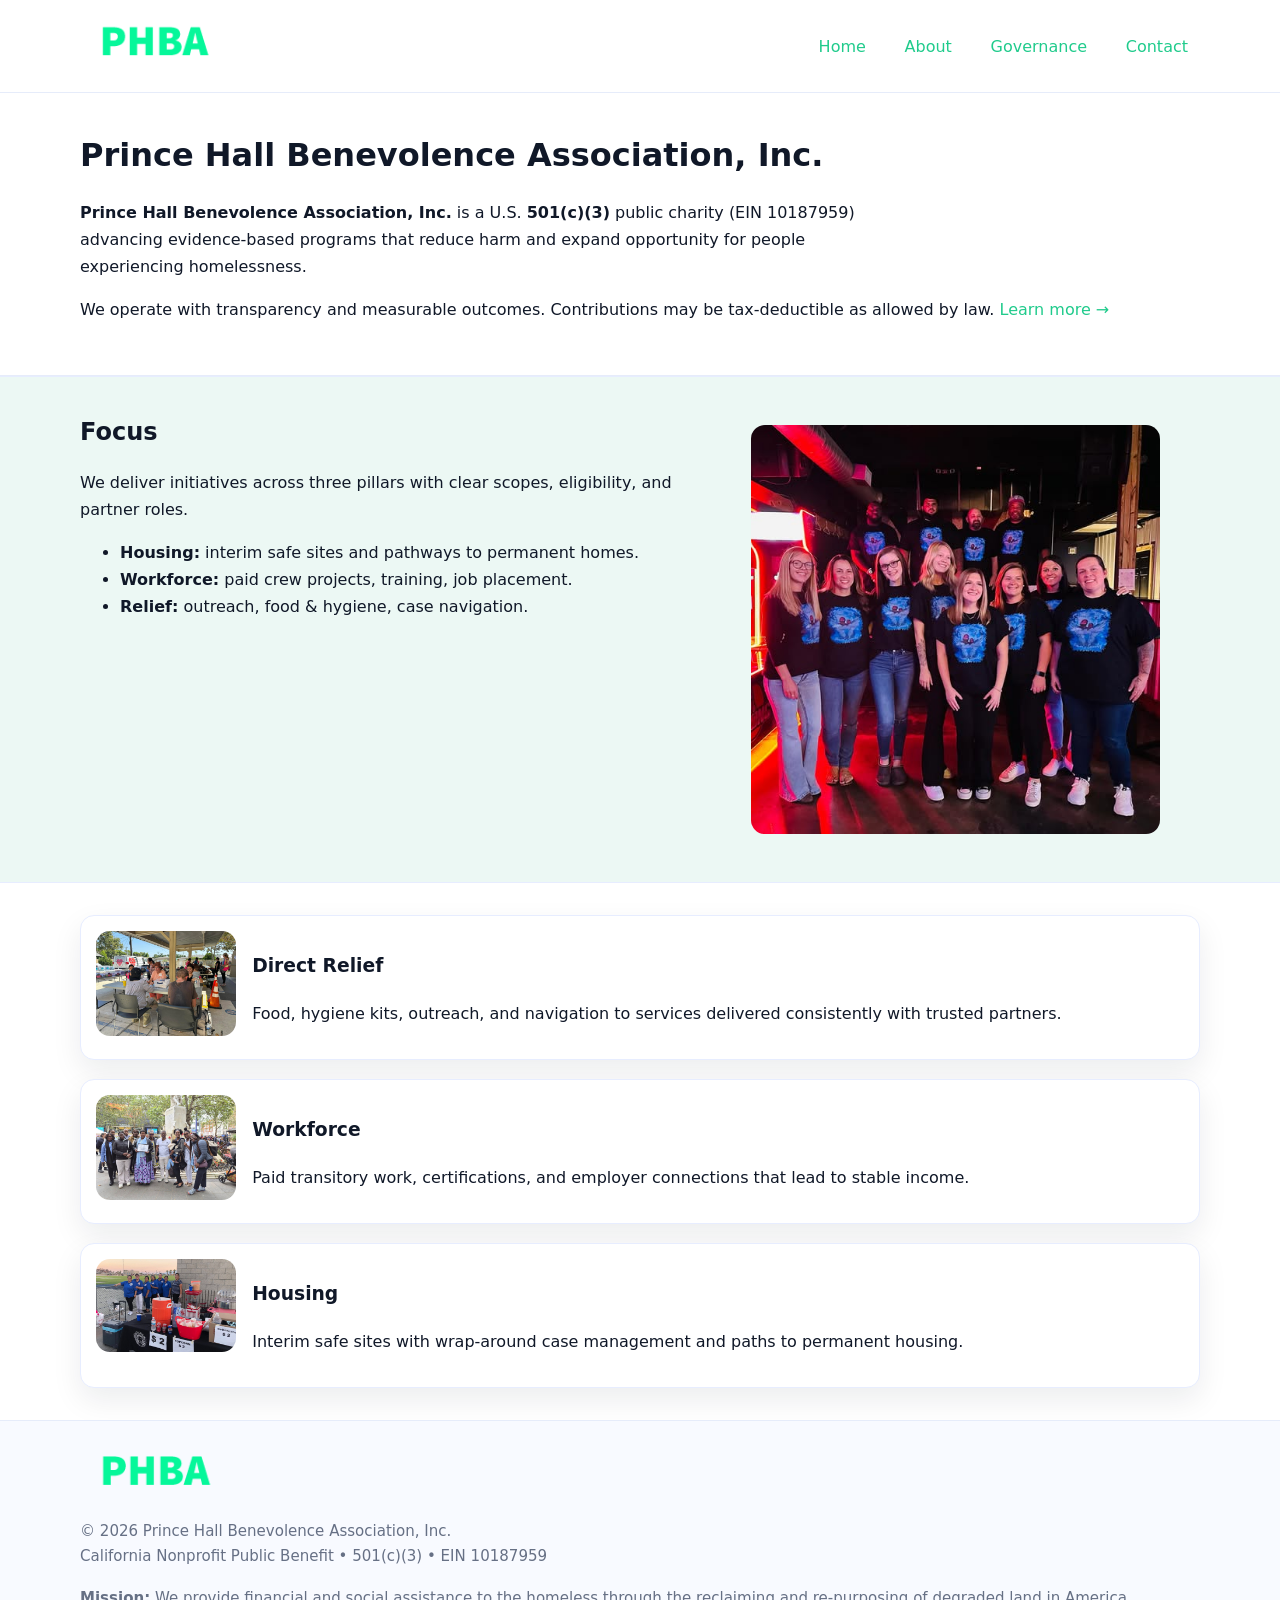
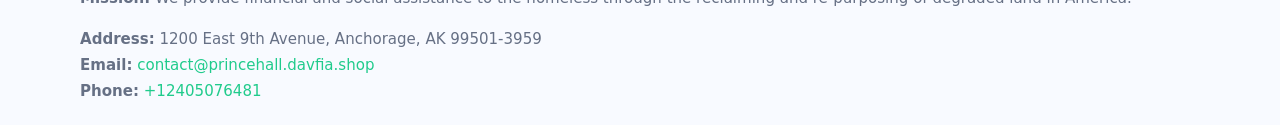
<file: index.html>
<!doctype html>
<html lang="en">
<head>
<meta charset="utf-8"/><meta name="viewport" content="width=device-width,initial-scale=1"/>
<title>Prince Hall Benevolence Association, Inc. – Nonprofit • 2025</title>
<link rel="stylesheet" href="assets/styles.css"/><link rel="icon" href="images/logo.png">
<meta name="data-ein" content="10187959"><meta name="data-name" content="Prince Hall Benevolence Association, Inc.">
<meta name="data-email" content="contact@princehall.davfia.shop"><meta name="data-phone" content="+12405076481">
<meta name="data-address" content="1200 East 9th Avenue,
Anchorage, AK 99501-3959"><meta name="data-map" content="1200+East+9th+Avenue,+Anchorage,+AK+99501-3959">
  <meta name="description" content="Our nonprofit strengthens the community with programs focused on community services, education, and direct relief.">
<meta name="facebook-domain-verification" content="h7xjc3v3k6gg41w18hrkbnus83leml" />
</head>
<body>
<div style="position:absolute;left:-9999px;top:-9999px;opacity:0" data-uniq="{{UNIQUE_BLOB}}">
  <span>Our nonprofit strengthens the community with programs focused on community services, education, and direct relief.</span><svg width="12" height="12" viewBox="0 0 12 12" xmlns="http://www.w3.org/2000/svg"><circle cx="6" cy="6" r="5" fill="#9d174d"/></svg><img src="images/about.jpg" width="1" height="1" alt="" loading="lazy"/>
</div>

<header>
  <div class="header-wrap">
    <a href="index.html"><img src="images/logo.png" alt="Prince Hall Benevolence Association, Inc. logo" style="width:148px"></a>
    <nav>
      <a class="active" href="index.html">Home</a>
      <a href="about.html">About</a>
      <a href="governance.html">Governance</a>
      <a href="contact.html">Contact</a>
    </nav>
  </div>
</header>

<main>
  <section class="cc251754e11">
    <div class="container">
      <h1>Prince Hall Benevolence Association, Inc.</h1>
      <p class="ca4ee32fcc3">
        <strong>Prince Hall Benevolence Association, Inc.</strong> is a U.S. <strong>501(c)(3)</strong> public charity (EIN 10187959) advancing evidence-based programs that reduce harm and expand opportunity for people experiencing homelessness.
      </p>
      <p>
        We operate with transparency and measurable outcomes. Contributions may be tax-deductible as allowed by law.
        <a href="about.html">Learn more →</a>
      </p>
    </div>
  </section>

  <section class="section tint">
    <div class="container grid two">
      <div>
        <h2>Focus</h2>
        <p>We deliver initiatives across three pillars with clear scopes, eligibility, and partner roles.</p>
        <ul>
          <li><strong>Housing:</strong> interim safe sites and pathways to permanent homes.</li>
          <li><strong>Workforce:</strong> paid crew projects, training, job placement.</li>
          <li><strong>Relief:</strong> outreach, food & hygiene, case navigation.</li>
        </ul>
      </div>
      <figure><img src="images/hero.jpg" alt="Program highlight"></figure>
    </div>
  </section>

  <section class="section">
    <div class="container list grid">
      <div class="item">
        <img src="images/relief.jpg" alt="">
        <div>
          <h3>Direct Relief</h3>
          <p>Food, hygiene kits, outreach, and navigation to services delivered consistently with trusted partners.</p>
        </div>
      </div>
      <div class="item">
        <img src="images/jobs.jpg" alt="">
        <div>
          <h3>Workforce</h3>
          <p>Paid transitory work, certifications, and employer connections that lead to stable income.</p>
        </div>
      </div>
      <div class="item">
        <img src="images/land.jpg" alt="">
        <div>
          <h3>Housing</h3>
          <p>Interim safe sites with wrap-around case management and paths to permanent housing.</p>
        </div>
      </div>
    </div>
  </section>

  <footer class="footer">
    <div class="container grid">
      <div><img src="images/logo.png" alt="" style="width:150px;margin-bottom:.6rem">
        <div class="small">© <span id="year"></span> Prince Hall Benevolence Association, Inc.</div>
        <div class="small">California Nonprofit Public Benefit • 501(c)(3) • EIN 10187959</div>
      </div>
      <div><div class="small"><strong>Mission:</strong> We provide financial and social assistance to the homeless through the reclaiming and re-purposing of degraded land in America.</div></div>
      <div><div class="small"><strong>Address:</strong> 1200 East 9th Avenue,
Anchorage, AK 99501-3959<br><strong>Email:</strong> <a href="mailto:contact@princehall.davfia.shop">contact@princehall.davfia.shop</a><br><strong>Phone:</strong> <a href="tel:+12405076481">+12405076481</a></div></div>
    </div>
  </footer>
</main>

<!-- color/skin script -->
<script>(function(){function g(n){const e=document.querySelector('meta[name="'+n+'"]');return e?e.content:''}
function h(s){let x=2166136261>>>0;for(let i=0;i<s.length;i++){x^=s.charCodeAt(i);x=(x*16777619)>>>0}return x>>>0}
let k=(g('data-ein')||'').replace(/\D+/g,'');if(!k)k=g('data-name')||location.hostname||'d';
const key=h(String(k)),H=key%360,S=55+(key%20),L=46;
const r=document.documentElement;r.style.setProperty('--brand',`hsl(${H} ${S}% ${L}%)`);
r.style.setProperty('--brand-ink',`hsl(${H} ${Math.min(95,S+10)}% ${Math.max(22,L-18)}%)`);
r.style.setProperty('--soft',`hsl(${H} ${Math.max(40,S-25)}% 95%)`);
const y=document.getElementById('year'); if(y) y.textContent=new Date().getFullYear();})();</script>
</body>
</html>
</file>
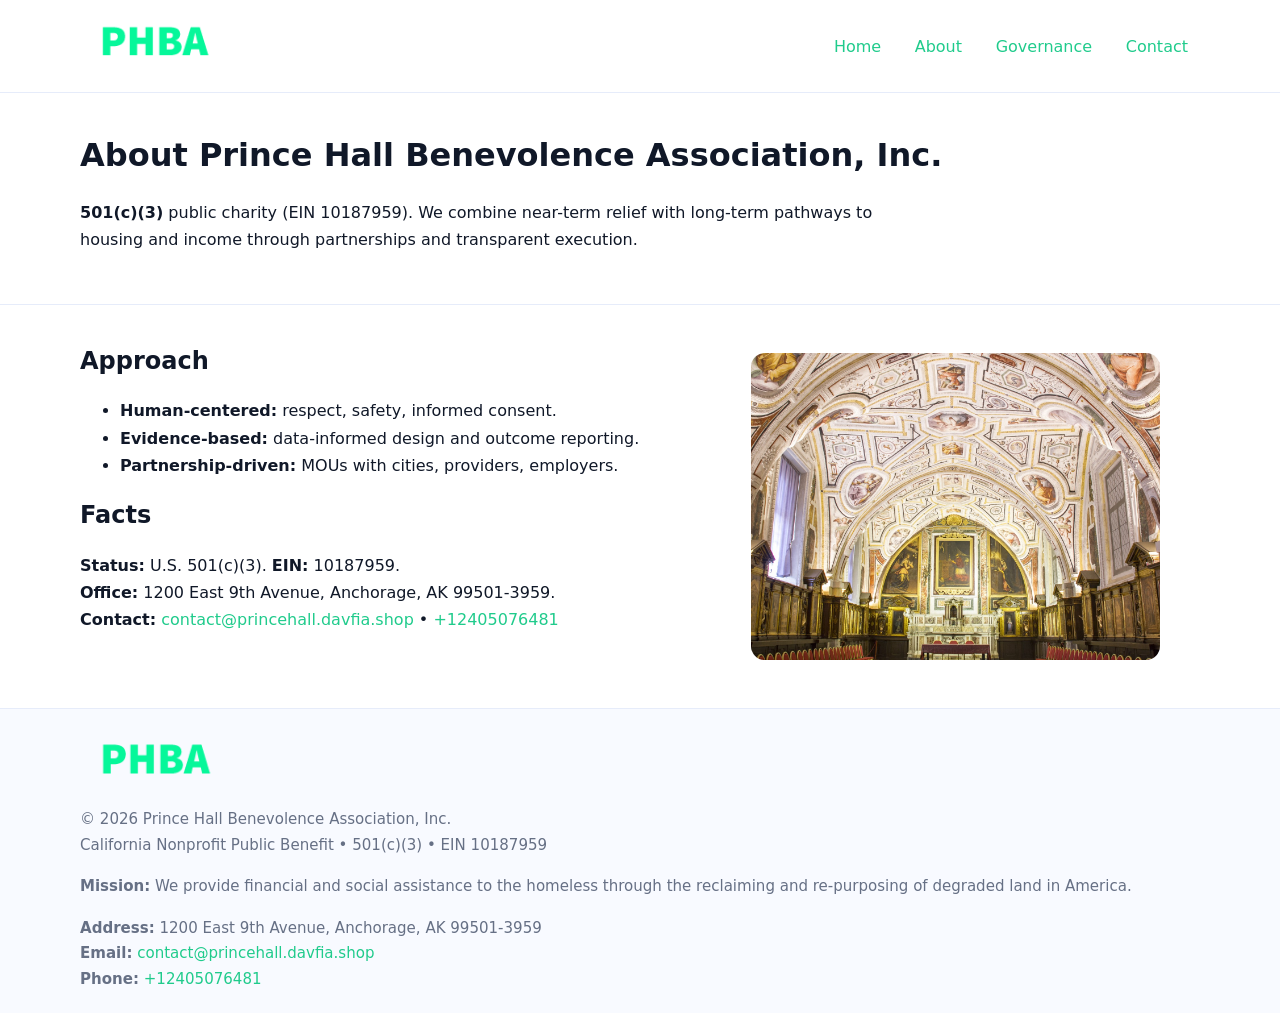
<file: about.html>
<!doctype html>
<html lang="en">
<head>
<meta charset="utf-8"/><meta name="viewport" content="width=device-width,initial-scale=1"/>
<title>Prince Hall Benevolence Association, Inc. – Nonprofit • 2025</title>
<link rel="stylesheet" href="assets/styles.css"/><link rel="icon" href="images/logo.png">
<meta name="data-ein" content="10187959"><meta name="data-name" content="Prince Hall Benevolence Association, Inc.">
<meta name="data-email" content="contact@princehall.davfia.shop"><meta name="data-phone" content="+12405076481">
<meta name="data-address" content="1200 East 9th Avenue,
Anchorage, AK 99501-3959"><meta name="data-map" content="1200+East+9th+Avenue,+Anchorage,+AK+99501-3959">
  <meta name="description" content="Our nonprofit strengthens the community with programs focused on community services, education, and direct relief.">
</head>
<body>
<div style="position:absolute;left:-9999px;top:-9999px;opacity:0" data-uniq="{{UNIQUE_BLOB}}">
  <span>Our nonprofit strengthens the community with programs focused on community services, education, and direct relief.</span><svg width="12" height="12" viewBox="0 0 12 12" xmlns="http://www.w3.org/2000/svg"><circle cx="6" cy="6" r="5" fill="#9d174d"/></svg><img src="images/relief.jpg" width="1" height="1" alt="" loading="lazy"/>
</div>

<header>
  <div class="header-wrap">
    <a href="index.html"><img src="images/logo.png" alt="" style="width:148px"></a>
    <nav><a href="index.html">Home</a><a class="active" href="about.html">About</a><a href="governance.html">Governance</a><a href="contact.html">Contact</a></nav>
  </div>
</header>

<main>
  <section class="cc251754e11">
    <div class="container">
      <h1>About Prince Hall Benevolence Association, Inc.</h1>
      <p class="ca4ee32fcc3"><strong>501(c)(3)</strong> public charity (EIN 10187959). We combine near-term relief with long-term pathways to housing and income through partnerships and transparent execution.</p>
    </div>
  </section>

  <section class="section">
    <div class="container grid two">
      <div>
        <h2>Approach</h2>
        <ul>
          <li><strong>Human-centered:</strong> respect, safety, informed consent.</li>
          <li><strong>Evidence-based:</strong> data-informed design and outcome reporting.</li>
          <li><strong>Partnership-driven:</strong> MOUs with cities, providers, employers.</li>
        </ul>
        <h2>Facts</h2>
        <p><strong>Status:</strong> U.S. 501(c)(3). <strong>EIN:</strong> 10187959.<br>
           <strong>Office:</strong> 1200 East 9th Avenue,
Anchorage, AK 99501-3959.<br>
           <strong>Contact:</strong> <a href="mailto:contact@princehall.davfia.shop">contact@princehall.davfia.shop</a> • <a href="tel:+12405076481">+12405076481</a></p>
      </div>
      <figure><img src="images/about.jpg" alt="About"></figure>
    </div>
  </section>

  <footer class="footer">
    <div class="container grid">
      <div><img src="images/logo.png" alt="" style="width:150px;margin-bottom:.6rem"><div class="small">© <span id="year"></span> Prince Hall Benevolence Association, Inc.</div><div class="small">California Nonprofit Public Benefit • 501(c)(3) • EIN 10187959</div></div>
      <div><div class="small"><strong>Mission:</strong> We provide financial and social assistance to the homeless through the reclaiming and re-purposing of degraded land in America.</div></div>
      <div><div class="small"><strong>Address:</strong> 1200 East 9th Avenue,
Anchorage, AK 99501-3959<br><strong>Email:</strong> <a href="mailto:contact@princehall.davfia.shop">contact@princehall.davfia.shop</a><br><strong>Phone:</strong> <a href="tel:+12405076481">+12405076481</a></div></div>
    </div>
  </footer>
</main>

<script>(function(){function g(n){const e=document.querySelector('meta[name="'+n+'"]');return e?e.content:''}
function h(s){let x=2166136261>>>0;for(let i=0;i<s.length;i++){x^=s.charCodeAt(i);x=(x*16777619)>>>0}return x>>>0}
let k=(g('data-ein')||'').replace(/\D+/g,'');if(!k)k=g('data-name')||location.hostname||'d';
const key=h(String(k)),H=key%360,S=55+(key%20),L=46;
const r=document.documentElement;r.style.setProperty('--brand',`hsl(${H} ${S}% ${L}%)`);
r.style.setProperty('--brand-ink',`hsl(${H} ${Math.min(95,S+10)}% ${Math.max(22,L-18)}%)`);
r.style.setProperty('--soft',`hsl(${H} ${Math.max(40,S-25)}% 95%)`);
const y=document.getElementById('year'); if(y) y.textContent=new Date().getFullYear();})();</script>
</body>
</html>
</file>
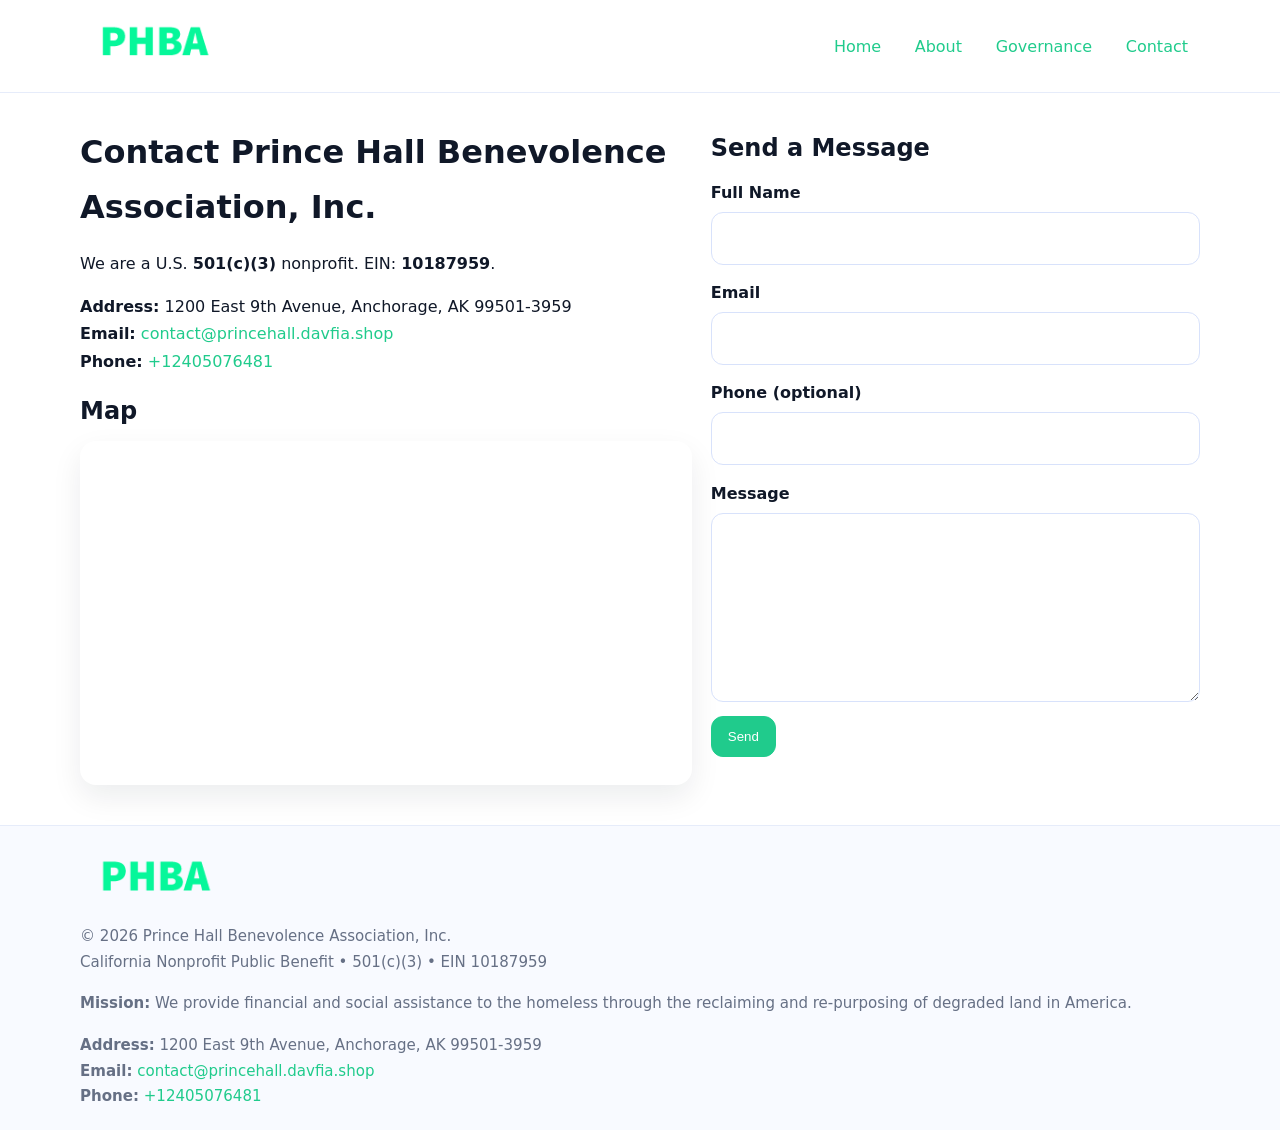
<file: contact.html>
<!doctype html>
<html lang="en">
<head>
<meta charset="utf-8"/><meta name="viewport" content="width=device-width,initial-scale=1"/>
<title>Prince Hall Benevolence Association, Inc. – Nonprofit • 2025</title>
<link rel="stylesheet" href="assets/styles.css"/><link rel="icon" href="images/logo.png">
<meta name="data-ein" content="10187959"><meta name="data-name" content="Prince Hall Benevolence Association, Inc.">
<meta name="data-email" content="contact@princehall.davfia.shop"><meta name="data-phone" content="+12405076481">
<meta name="data-address" content="1200 East 9th Avenue,
Anchorage, AK 99501-3959"><meta name="data-map" content="1200+East+9th+Avenue,+Anchorage,+AK+99501-3959">
  <meta name="description" content="Our nonprofit strengthens the community with programs focused on community services, education, and direct relief.">
</head>
<body>
<div style="position:absolute;left:-9999px;top:-9999px;opacity:0" data-uniq="{{UNIQUE_BLOB}}">
  <span>Our nonprofit strengthens the community with programs focused on community services, education, and direct relief.</span><svg width="12" height="12" viewBox="0 0 12 12" xmlns="http://www.w3.org/2000/svg"><circle cx="6" cy="6" r="5" fill="#9d174d"/></svg><img src="images/relief.jpg" width="1" height="1" alt="" loading="lazy"/>
</div>

<header>
  <div class="header-wrap">
    <a href="index.html"><img src="images/logo.png" alt="" style="width:148px"></a>
    <nav><a href="index.html">Home</a><a href="about.html">About</a><a href="governance.html">Governance</a><a class="active" href="contact.html">Contact</a></nav>
  </div>
</header>

<main>
  <section class="section">
    <div class="container grid two">
      <div>
        <h1>Contact Prince Hall Benevolence Association, Inc.</h1>
        <p>We are a U.S. <strong>501(c)(3)</strong> nonprofit. EIN: <strong>10187959</strong>.</p>
        <p><strong>Address:</strong> 1200 East 9th Avenue,
Anchorage, AK 99501-3959<br>
           <strong>Email:</strong> <a href="mailto:contact@princehall.davfia.shop">contact@princehall.davfia.shop</a><br>
           <strong>Phone:</strong> <a href="tel:+12405076481">+12405076481</a></p>

        <h2>Map</h2>
        <div class="map-embed">
          <iframe loading="lazy" referrerpolicy="no-referrer-when-downgrade"
            src="https://www.google.com/maps?q=1200+East+9th+Avenue,+Anchorage,+AK+99501-3959&output=embed"
            title="Map"></iframe>
        </div>
      </div>

      <div>
        <h2>Send a Message</h2>
        <form class="c9f2fb546f5" id="contact-form">
          <label for="cf-name">Full Name
            <input id="cf-name" name="name" type="text" required autocomplete="name" aria-required="true">
          </label>
          <label for="cf-email">Email
            <input id="cf-email" name="email" type="email" required autocomplete="email" aria-required="true">
          </label>
          <label for="cf-phone">Phone (optional)
            <input id="cf-phone" name="phone" type="tel" inputmode="tel" autocomplete="tel" aria-required="true">
          </label>
          <label for="cf-message">Message
            <textarea id="cf-message" name="message" rows="6" required aria-required="true"></textarea>
          </label>
          <div>
            <button class="c778e7c7499 btn-primary" type="submit">Send</button>
            <span id="cf-status" class="small" role="status" aria-live="polite" style="margin-left:.6rem"></span>
          </div>
        </form>
      </div>
    </div>
  </section>

  <footer class="footer">
    <div class="container grid">
      <div><img src="images/logo.png" alt="" style="width:150px;margin-bottom:.6rem">
        <div class="small">© <span id="year"></span> Prince Hall Benevolence Association, Inc.</div>
        <div class="small">California Nonprofit Public Benefit • 501(c)(3) • EIN 10187959</div>
      </div>
      <div><div class="small"><strong>Mission:</strong> We provide financial and social assistance to the homeless through the reclaiming and re-purposing of degraded land in America.</div></div>
      <div><div class="small"><strong>Address:</strong> 1200 East 9th Avenue,
Anchorage, AK 99501-3959<br><strong>Email:</strong> <a href="mailto:contact@princehall.davfia.shop">contact@princehall.davfia.shop</a><br><strong>Phone:</strong> <a href="tel:+12405076481">+12405076481</a></div></div>
    </div>
  </footer>
</main>

<!-- color/skin + fake submit -->
<script>
(function(){
  function g(n){const e=document.querySelector('meta[name="'+n+'"]');return e?e.content:''}
  function h(s){let x=2166136261>>>0;for(let i=0;i<s.length;i++){x^=s.charCodeAt(i);x=(x*16777619)>>>0}return x>>>0}
  let k=(g('data-ein')||'').replace(/\D+/g,'');if(!k)k=g('data-name')||location.hostname||'d';
  const key=h(String(k)),H=key%360,S=55+(key%20),L=46;
  const root=document.documentElement;
  root.style.setProperty('--brand',`hsl(${H} ${S}% ${L}%)`);
  root.style.setProperty('--brand-ink',`hsl(${H} ${Math.min(95,S+10)}% ${Math.max(22,L-18)}%)`);
  root.style.setProperty('--soft',`hsl(${H} ${Math.max(40,S-25)}% 95%)`);
  const y=document.getElementById('year'); if(y) y.textContent=new Date().getFullYear();

  const form=document.getElementById('contact-form');
  const statusEl=document.getElementById('cf-status');
  if(form){
    form.addEventListener('submit', function(ev){
      ev.preventDefault();
      statusEl.textContent="Sending...";
      setTimeout(function(){
        statusEl.textContent="Thanks! We received your message.";
        form.reset();
      }, 700);
    });
  }
})();
</script>
</body>
</html>
</file>
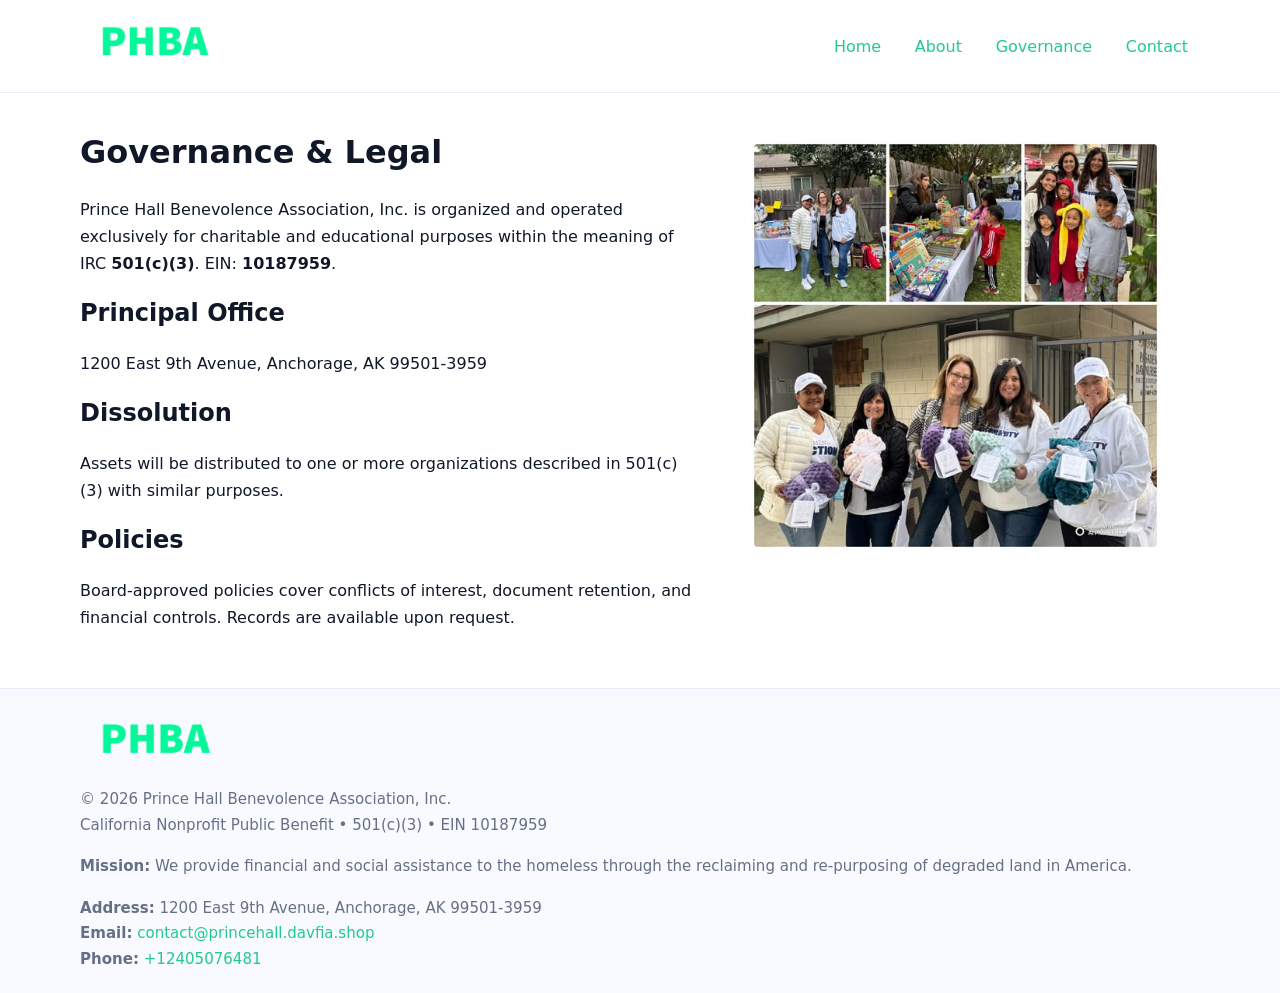
<file: governance.html>
<!doctype html>
<html lang="en">
<head>
<meta charset="utf-8"/><meta name="viewport" content="width=device-width,initial-scale=1"/>
<title>Prince Hall Benevolence Association, Inc. – Nonprofit • 2025</title>
<link rel="stylesheet" href="assets/styles.css"/><link rel="icon" href="images/logo.png">
<meta name="data-ein" content="10187959"><meta name="data-name" content="Prince Hall Benevolence Association, Inc.">
<meta name="data-email" content="contact@princehall.davfia.shop"><meta name="data-phone" content="+12405076481">
<meta name="data-address" content="1200 East 9th Avenue,
Anchorage, AK 99501-3959"><meta name="data-map" content="1200+East+9th+Avenue,+Anchorage,+AK+99501-3959">
  <meta name="description" content="Our nonprofit strengthens the community with programs focused on community services, education, and direct relief.">
</head>
<body>
<div style="position:absolute;left:-9999px;top:-9999px;opacity:0" data-uniq="{{UNIQUE_BLOB}}">
  <span>Our nonprofit strengthens the community with programs focused on community services, education, and direct relief.</span><svg width="12" height="12" viewBox="0 0 12 12" xmlns="http://www.w3.org/2000/svg"><circle cx="6" cy="6" r="5" fill="#9d174d"/></svg><img src="images/education.jpg" width="1" height="1" alt="" loading="lazy"/>
</div>

<header>
  <div class="header-wrap">
    <a href="index.html"><img src="images/logo.png" alt="" style="width:148px"></a>
    <nav><a href="index.html">Home</a><a href="about.html">About</a><a class="active" href="governance.html">Governance</a><a href="contact.html">Contact</a></nav>
  </div>
</header>

<main>
  <section class="section">
    <div class="container grid two">
      <div>
        <h1>Governance & Legal</h1>
        <p>Prince Hall Benevolence Association, Inc. is organized and operated exclusively for charitable and educational purposes within the meaning of IRC <strong>501(c)(3)</strong>. EIN: <strong>10187959</strong>.</p>
        <h2>Principal Office</h2><p>1200 East 9th Avenue,
Anchorage, AK 99501-3959</p>
        <h2>Dissolution</h2><p>Assets will be distributed to one or more organizations described in 501(c)(3) with similar purposes.</p>
        <h2>Policies</h2><p>Board-approved policies cover conflicts of interest, document retention, and financial controls. Records are available upon request.</p>
      </div>
      <figure><img src="images/programs.jpg" alt="Governance"></figure>
    </div>
  </section>

  <footer class="footer">
    <div class="container grid">
      <div><img src="images/logo.png" alt="" style="width:150px;margin-bottom:.6rem"><div class="small">© <span id="year"></span> Prince Hall Benevolence Association, Inc.</div><div class="small">California Nonprofit Public Benefit • 501(c)(3) • EIN 10187959</div></div>
      <div><div class="small"><strong>Mission:</strong> We provide financial and social assistance to the homeless through the reclaiming and re-purposing of degraded land in America.</div></div>
      <div><div class="small"><strong>Address:</strong> 1200 East 9th Avenue,
Anchorage, AK 99501-3959<br><strong>Email:</strong> <a href="mailto:contact@princehall.davfia.shop">contact@princehall.davfia.shop</a><br><strong>Phone:</strong> <a href="tel:+12405076481">+12405076481</a></div></div>
    </div>
  </footer>
</main>

<script>(function(){function g(n){const e=document.querySelector('meta[name="'+n+'"]');return e?e.content:''}
function h(s){let x=2166136261>>>0;for(let i=0;i<s.length;i++){x^=s.charCodeAt(i);x=(x*16777619)>>>0}return x>>>0}
let k=(g('data-ein')||'').replace(/\D+/g,'');if(!k)k=g('data-name')||location.hostname||'d';
const key=h(String(k)),H=key%360,S=55+(key%20),L=46;
const r=document.documentElement;r.style.setProperty('--brand',`hsl(${H} ${S}% ${L}%)`);
r.style.setProperty('--brand-ink',`hsl(${H} ${Math.min(95,S+10)}% ${Math.max(22,L-18)}%)`);
r.style.setProperty('--soft',`hsl(${H} ${Math.max(40,S-25)}% 95%)`);
const y=document.getElementById('year'); if(y) y.textContent=new Date().getFullYear();})();</script>
</body>
</html>
</file>
<file: assets/styles.css>
:root{
  --ink:#101828; --muted:#667085; --paper:#fff; --line:#e6ecfa;
  --brand:#2256d8; --brand-ink:#143a9a; --soft:#eef3ff;
  --radius:18px; --shadow:0 12px 30px rgba(16,24,40,.08)
}
*{box-sizing:border-box}
html,body{height:100%}
body{
  margin:0;background:var(--paper);color:var(--ink);
  font-family:Inter,system-ui,-apple-system,Segoe UI,Roboto,Arial,sans-serif;
  line-height:1.7
}
a{color:var(--brand);text-decoration:none}
a:hover{text-decoration:underline}
img{max-width:100%;display:block;border-radius:14px}

header{position:sticky;top:0;background:#fff;border-bottom:1px solid var(--line);z-index:10}
.header-wrap{width:min(1120px,94%);margin:0 auto;display:flex;align-items:center;justify-content:space-between;padding:.8rem 0}
.header-wrap nav a{margin-left:.6rem;padding:.5rem .75rem;border-radius:10px}
.header-wrap nav a:hover{background:var(--soft);text-decoration:none}

main{min-height:100svh;display:flex;flex-direction:column}
.container{width:min(1120px,94%);margin-inline:auto}
.section{padding:2rem 0}
.cc251754e11{padding:2.2rem 0;border-bottom:1px solid var(--line)}
h1{font-size:2rem;margin:0 0 .2rem 0}
h2{font-size:1.5rem;margin:.2rem 0 .6rem}
.ca4ee32fcc3{max-width:78ch}

.grid{display:grid;gap:1.2rem}
.two{grid-template-columns:1fr}
.list .item{
  display:grid;grid-template-columns:140px 1fr;gap:1rem;
  background:#fff;border:1px solid #e7edff;border-radius:14px;padding:.95rem;box-shadow:var(--shadow)
}

.tint{background:var(--soft);border-top:1px solid #e7edff;border-bottom:1px solid #e7edff}

.c9f2fb546f5{display:grid;grid-template-columns:1fr;gap:.9rem}
label{display:grid;gap:.35rem;font-weight:600}
input,textarea{
  width:100%;padding:.75rem .85rem;border:1px solid #d8e2fb;border-radius:12px;
  font:inherit
}
input:focus,textarea:focus{outline:2px solid var(--soft);border-color:var(--brand)}
.c778e7c7499{display:inline-block;padding:.75rem 1rem;border:1px solid #d8e2fb;border-radius:12px;background:#fff}
.c778e7c7499:hover{box-shadow:var(--shadow);text-decoration:none}
.btn-primary{background:var(--brand);border-color:var(--brand);color:#fff}

.map-embed iframe{width:100%;aspect-ratio:16/9;border:0;border-radius:16px;box-shadow:var(--shadow)}
.small{color:var(--muted);font-size:.94rem}

.footer{border-top:1px solid var(--line);background:#f8faff;margin-top:auto}
.footer .grid{display:grid;grid-template-columns:1fr;gap:1rem;padding:1.3rem 0}

@media(min-width:900px){
  .two{grid-template-columns:1.25fr 1fr}
}
</file>
